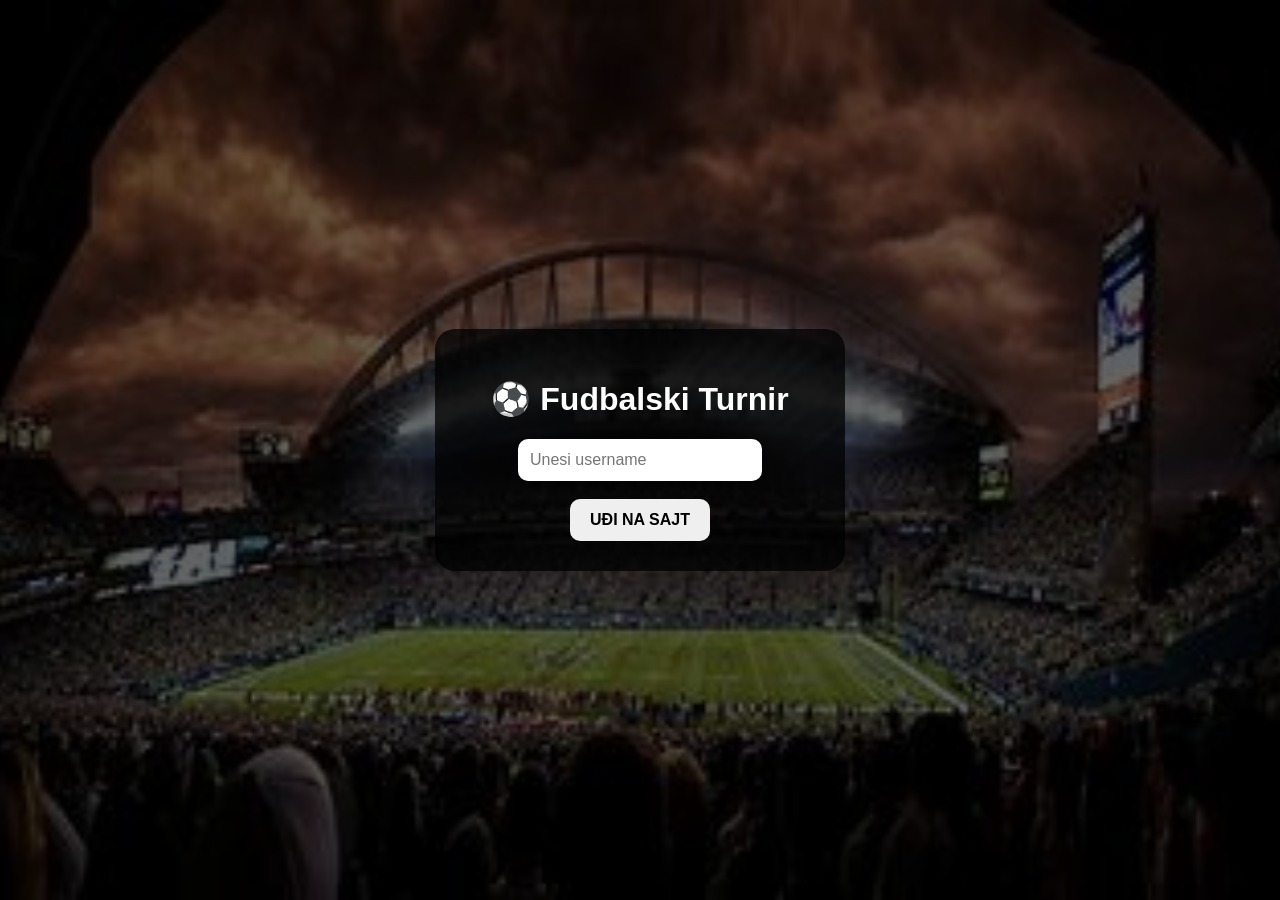
<file: index.html>
<!DOCTYPE html>
<html lang="sr">
<head>
  <meta charset="UTF-8">
  <title>Fudbalski Turnir</title>
  <link rel="stylesheet" href="style.css">
</head>

<body>

<!-- LOGIN SCREEN -->
<div id="loginScreen" class="login-screen">

  <div class="login-box">

    <h1>⚽ Fudbalski Turnir</h1>

    <input type="text"
           id="username"
           placeholder="Unesi username">

    <br><br>

    <button onclick="login()">
      UĐI NA SAJT
    </button>

  </div>

</div>

<!-- GLAVNI SAJT -->
<div id="mainSite" style="display:none;">

  <nav class="navbar">
    <button onclick="location.href='index.html'">POČETAK</button>
    <button onclick="location.href='timovi.html'">TIMOVI</button>
    <button onclick="location.href='tabela.html'">TABELA</button>
    <button onclick="location.href='utakmice.html'">UTAKMICE</button>
    <button onclick="location.href='prognoze.html'">PROGNOZE</button>
  </nav>

  <div class="content">

    <h1>⚽ Dobrodošao</h1>

    <h2 id="welcomeUser"></h2>

  </div>

</div>

<script>

function login() {

  const username =
    document.getElementById("username").value;

  if(username.trim() === "") {
    alert("Unesi username!");
    return;
  }

  localStorage.setItem("footballUser", username);

  showSite();
}

function showSite() {

  const user =
    localStorage.getItem("footballUser");

  if(user) {

    document.getElementById("loginScreen").style.display = "none";

    document.getElementById("mainSite").style.display = "block";

    document.getElementById("welcomeUser").innerHTML =
      "👋 " + user;

  }

}

showSite();

</script>

</body>
</html>
</file>
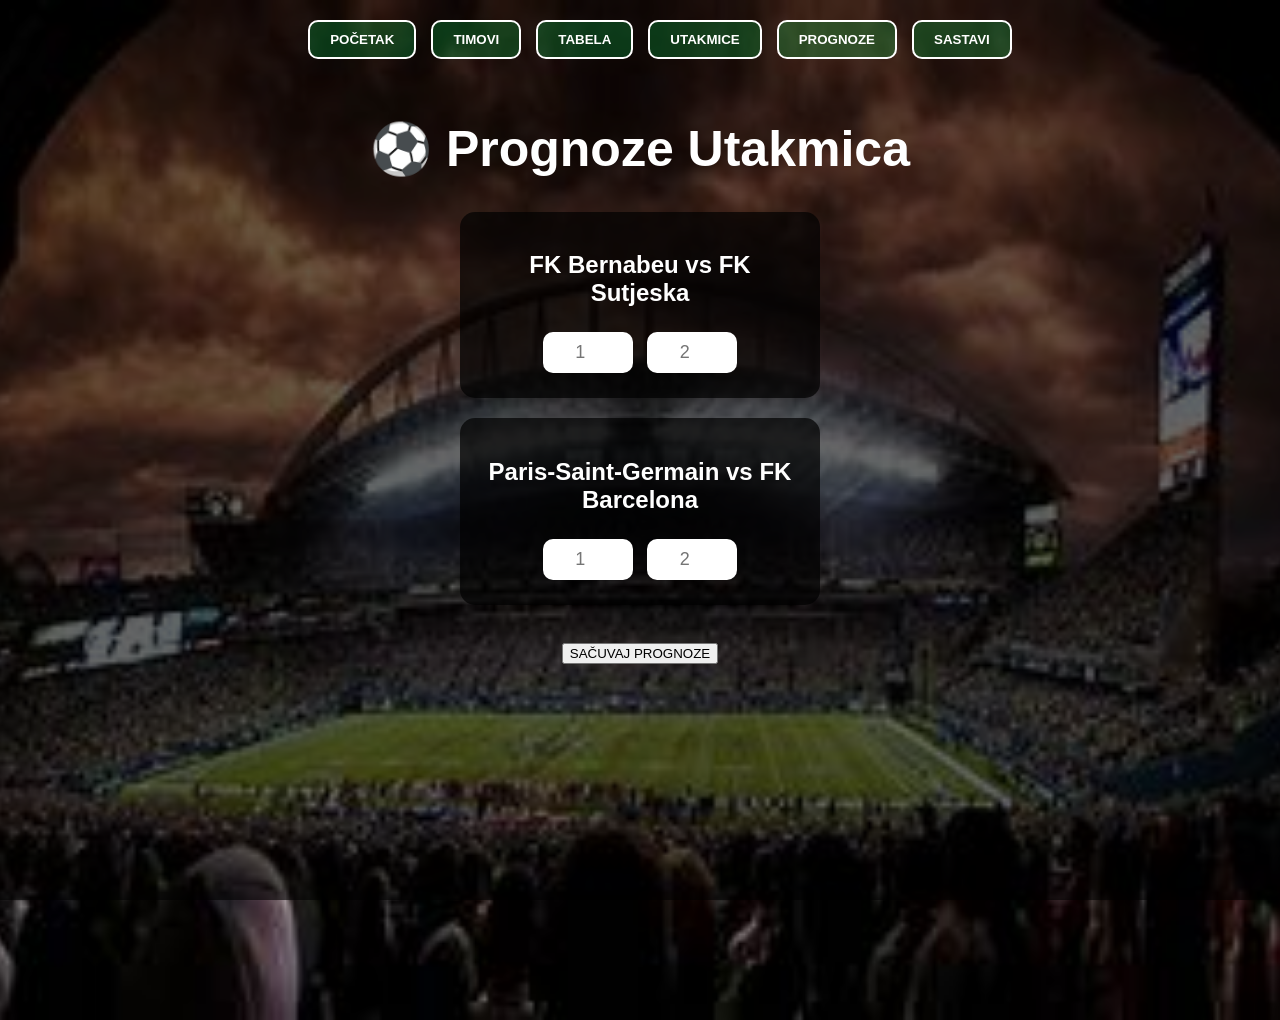
<file: prognoze.html>
<!DOCTYPE html>
<html lang="sr">
<head>
  <meta charset="UTF-8">
  <title>Prognoze</title>
  <link rel="stylesheet" href="style.css">
</head>

<body>

<nav class="navbar">
  <button onclick="location.href='index.html'">POČETAK</button>
  <button onclick="location.href='timovi.html'">TIMOVI</button>
  <button onclick="location.href='tabela.html'">TABELA</button>
  <button onclick="location.href='utakmice.html'">UTAKMICE</button>
  <button onclick="location.href='prognoze.html'">PROGNOZE</button>
  <button onclick="location.href='sastavi.html'">SASTAVI</button>
</nav>

<div class="content">

  <h1>⚽ Prognoze Utakmica</h1>

  <!-- UTAKMICA 1 -->
  <div class="prediction-box">

    <h2>FK Bernabeu vs FK Sutjeska</h2>

    <input type="number" id="a1" placeholder="1">
    <input type="number" id="b1" placeholder="2">

  </div>

  <!-- UTAKMICA 2 -->
  <div class="prediction-box">

    <h2>Paris-Saint-Germain vs FK Barcelona</h2>

    <input type="number" id="a2" placeholder="1">
    <input type="number" id="b2" placeholder="2">

  </div>

  <br>

  <button onclick="savePredictions()">
    SAČUVAJ PROGNOZE
  </button>

  <p id="saved"></p>

</div>

<script>

function savePredictions() {

  const predictions = {

    game1: {
      a: document.getElementById("a1").value,
      b: document.getElementById("b1").value
    },

    game2: {
      a: document.getElementById("a2").value,
      b: document.getElementById("b2").value
    }

  };

  localStorage.setItem(
    "footballPredictions",
    JSON.stringify(predictions)
  );

  document.getElementById("saved").innerHTML =
    "✅ Prognoze sačuvane!";
}

function loadPredictions() {

  const data =
    JSON.parse(localStorage.getItem("footballPredictions"));

  if(data) {

    document.getElementById("a1").value = data.game1.a;
    document.getElementById("b1").value = data.game1.b;

    document.getElementById("a2").value = data.game2.a;
    document.getElementById("b2").value = data.game2.b;

  }
}

loadPredictions();

</script>

</body>
</html>
</file>
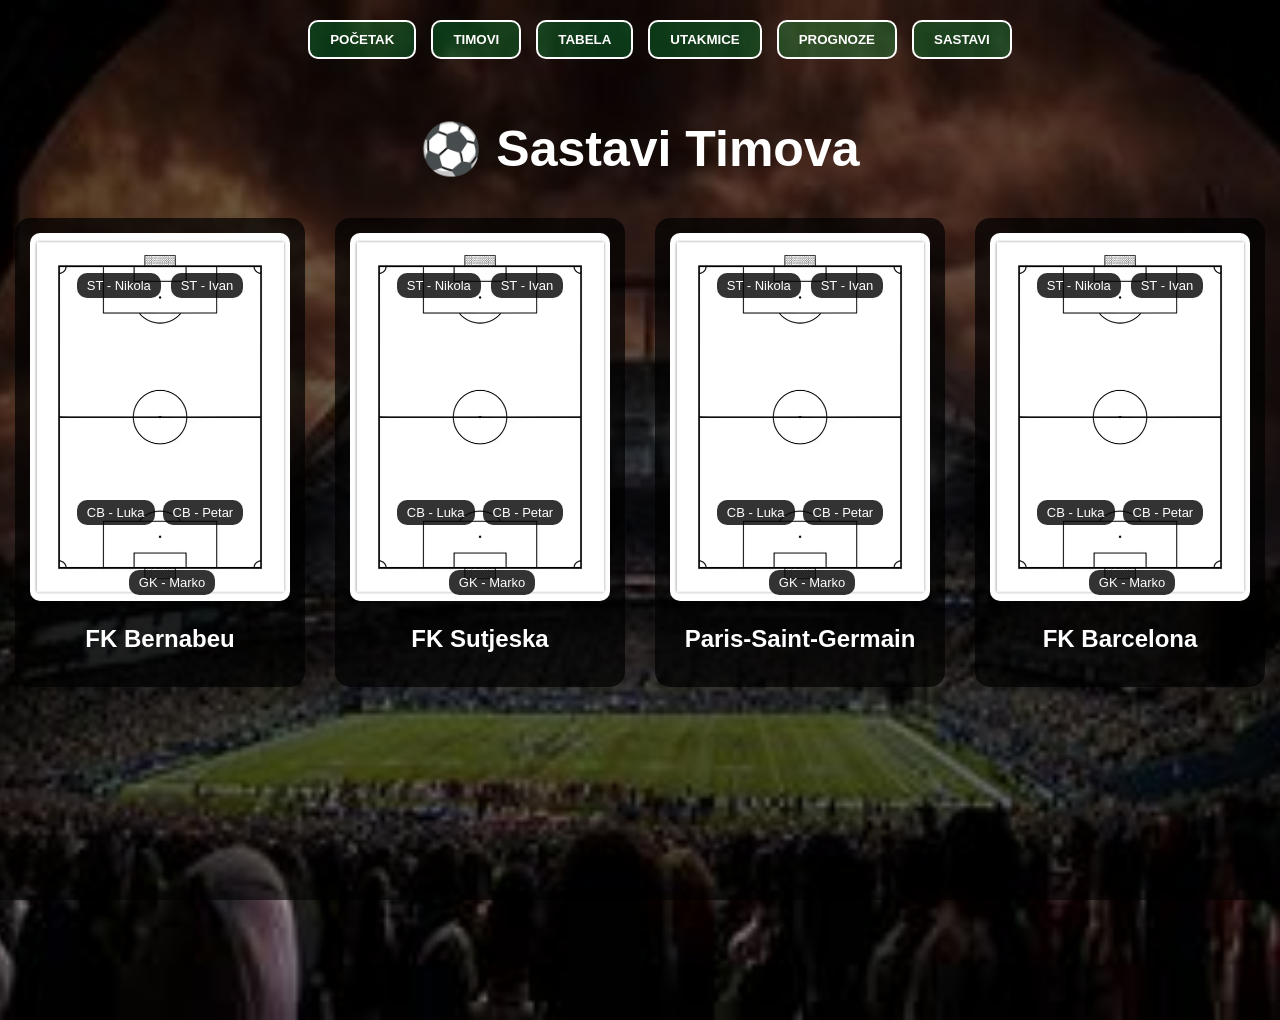
<file: sastavi.html>
<!DOCTYPE html>
<html lang="sr">
<head>
  <meta charset="UTF-8">
  <title>Sastavi</title>
  <link rel="stylesheet" href="style.css">
</head>

<body>

<nav class="navbar">
  <button onclick="location.href='index.html'">POČETAK</button>
  <button onclick="location.href='timovi.html'">TIMOVI</button>
  <button onclick="location.href='tabela.html'">TABELA</button>
  <button onclick="location.href='utakmice.html'">UTAKMICE</button>
  <button onclick="location.href='prognoze.html'">PROGNOZE</button>
  <button onclick="location.href='sastavi.html'">SASTAVI</button>
</nav>

<div class="content">

<h1>⚽ Sastavi Timova</h1>

<div class="formations">

<!-- TIM A -->
<div class="formation-card">

  <div class="field">
    <img src="images/team1.jpg">

  <div class="player gk" onclick="showPlayer('Marko','GK',87)">GK - Marko</div>

<div class="player cb1" onclick="showPlayer('Luka','CB',82)">CB - Luka</div>
<div class="player cb2" onclick="showPlayer('Petar','CB',80)">CB - Petar</div>

<div class="player st1" onclick="showPlayer('Nikola','ST',88)">ST - Nikola</div>
<div class="player st2" onclick="showPlayer('Ivan','ST',85)">ST - Ivan</div>
  </div>

  <h2>FK Bernabeu</h2>

</div>

<!-- TIM B -->
<div class="formation-card">

  <div class="field">
    <img src="images/team2.jpg">

   <div class="player gk" onclick="showPlayer('Marko','GK',87)">GK - Marko</div>

<div class="player cb1" onclick="showPlayer('Luka','CB',82)">CB - Luka</div>
<div class="player cb2" onclick="showPlayer('Petar','CB',80)">CB - Petar</div>

<div class="player st1" onclick="showPlayer('Nikola','ST',88)">ST - Nikola</div>
<div class="player st2" onclick="showPlayer('Ivan','ST',85)">ST - Ivan</div>
  </div>

  <h2>FK Sutjeska</h2>

</div>

<!-- TIM C -->
<div class="formation-card">

  <div class="field">
    <img src="images/team3.jpg">

   <div class="player gk" onclick="showPlayer('Marko','GK',87)">GK - Marko</div>

<div class="player cb1" onclick="showPlayer('Luka','CB',82)">CB - Luka</div>
<div class="player cb2" onclick="showPlayer('Petar','CB',80)">CB - Petar</div>

<div class="player st1" onclick="showPlayer('Nikola','ST',88)">ST - Nikola</div>
<div class="player st2" onclick="showPlayer('Ivan','ST',85)">ST - Ivan</div>
  </div>

  <h2>Paris-Saint-Germain</h2>

</div>

<!-- TIM D -->
<div class="formation-card">

  <div class="field">
    <img src="images/team4.jpg">

   <div class="player gk" onclick="showPlayer('Marko','GK',87)">GK - Marko</div>

<div class="player cb1" onclick="showPlayer('Luka','CB',82)">CB - Luka</div>
<div class="player cb2" onclick="showPlayer('Petar','CB',80)">CB - Petar</div>

<div class="player st1" onclick="showPlayer('Nikola','ST',88)">ST - Nikola</div>
<div class="player st2" onclick="showPlayer('Ivan','ST',85)">ST - Ivan</div>
  </div>

  <h2>FK Barcelona</h2>

</div>

</div>

</div>
  
<div id="popup" class="popup">
  <div class="popup-content">

    <h2 id="pName"></h2>
    <p id="pPos"></p>
    <p id="pRating"></p>

    <button onclick="closePopup()">ZATVORI</button>

  </div>
</div>
    
<script>
function showPlayer(name, pos, rating) {

  document.getElementById("pName").innerText = name;
  document.getElementById("pPos").innerText = "Pozicija: " + pos;
  document.getElementById("pRating").innerText = "Rating: " + rating;

  document.getElementById("popup").style.display = "flex";
}

function closePopup() {
  document.getElementById("popup").style.display = "none";
}
</script>
  
</body>
</html>
</file>
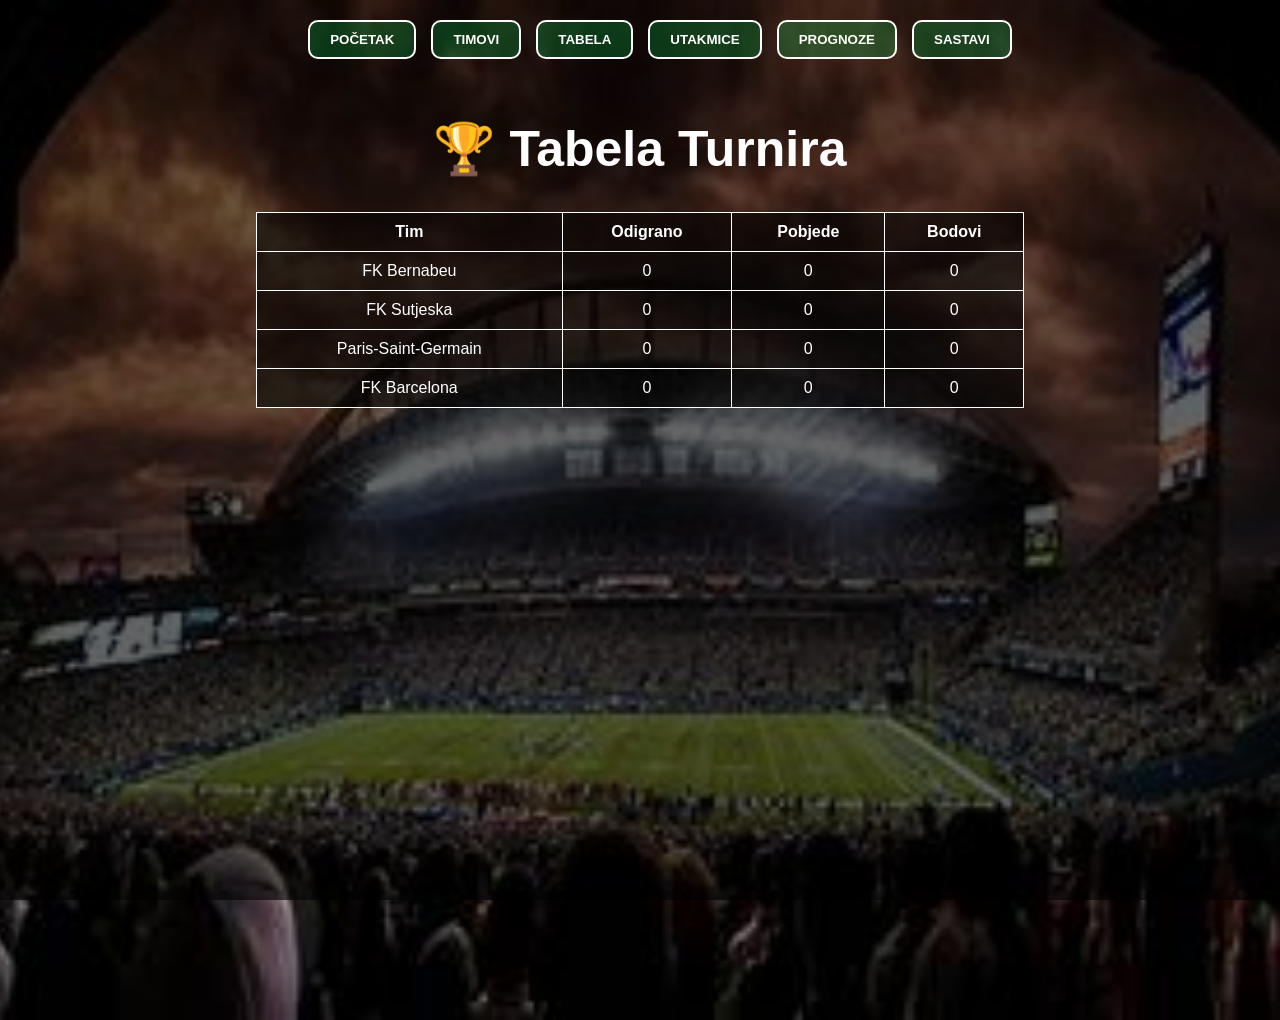
<file: tabela.html>
<!DOCTYPE html>
<html lang="sr">
<head>
  <meta charset="UTF-8">
  <title>Tabela</title>
  <link rel="stylesheet" href="style.css">
</head>

<body>

<nav class="navbar">
  <button onclick="location.href='index.html'">POČETAK</button>
  <button onclick="location.href='timovi.html'">TIMOVI</button>
  <button onclick="location.href='tabela.html'">TABELA</button>
  <button onclick="location.href='utakmice.html'">UTAKMICE</button>
  <button onclick="location.href='prognoze.html'">PROGNOZE</button>
  <button onclick="location.href='sastavi.html'"> SASTAVI</button>
</nav>

<div class="content">
  <h1>🏆 Tabela Turnira</h1>

  <table class="table">
    <tr>
      <th>Tim</th>
      <th>Odigrano</th>
      <th>Pobjede</th>
      <th>Bodovi</th>
    </tr>

    <tr>
      <td>FK Bernabeu</td>
      <td>0</td>
      <td>0</td>
      <td>0</td>
    </tr>

    <tr>
      <td>FK Sutjeska</td>
      <td>0</td>
      <td>0</td>
      <td>0</td>
    </tr>

    <tr>
      <td>Paris-Saint-Germain</td>
      <td>0</td>
      <td>0</td>
      <td>0</td>
    </tr>

    <tr>
      <td>FK Barcelona</td>
      <td>0</td>
      <td>0</td>
      <td>0</td>
    </tr>
    
  </table>
</div>

</body>
</html>
</file>
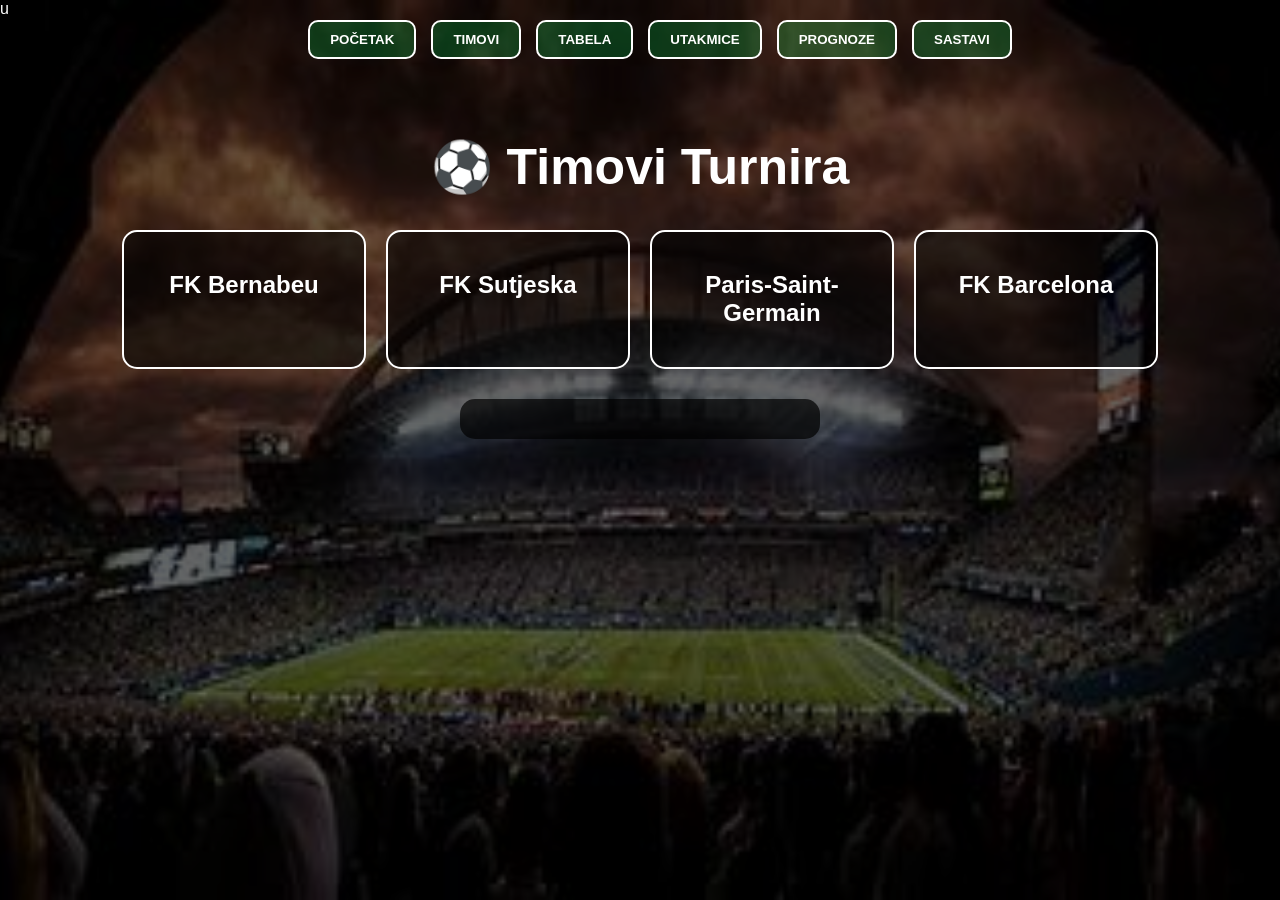
<file: timovi.html>
u<!DOCTYPE html>
<html lang="sr">
<head>
  <meta charset="UTF-8">
  <title>Timovi</title>
  <link rel="stylesheet" href="style.css">
</head>

<body>

<nav class="navbar">
  <button onclick="location.href='index.html'">POČETAK</button>
  <button onclick="location.href='timovi.html'">TIMOVI</button>
  <button onclick="location.href='tabela.html'">TABELA</button>
  <button onclick="location.href='utakmice.html'">UTAKMICE</button>
  <button onclick="location.href='prognoze.html'">PROGNOZE</button>
  <button onclick="location.href='sastavi.html'"> SASTAVI</button>
</nav>

<div class="content">
  <h1>⚽ Timovi Turnira</h1>

  <div class="teams">

    <div class="team-card" onclick="showTeam('A')">
      <h2>FK Bernabeu</h2>
    </div>

    <div class="team-card" onclick="showTeam('B')">
      <h2>FK Sutjeska</h2>
    </div>

    <div class="team-card" onclick="showTeam('C')">
      <h2>Paris-Saint-Germain</h2>
    </div>

    <div class="team-card" onclick="showTeam('D')">
      <h2>FK Barcelona</h2>
    </div>
    
  </div>

  <!-- IGRAČI -->
  <div id="players" class="players-box"></div>

</div>

<script>
const teams = {
  A: [
    {name: "Adrian", pos: "GK"},
    {name: "Nikola", pos: "CB"},
    {name: "Nikola", pos: "CB"},
    {name: "Nikola", pos: "ST"}
  ],

  B: [
    {name: "Petar", pos: "GK"},
    {name: "Stefan", pos: "CB"},
    {name: "Andrej", pos: "CB"},
    {name: "Miloš", pos: "ST"}
  ],

  C: [
    {name: "Jovan", pos: "GK"},
    {name: "David", pos: "CB"},
    {name: "Marko", pos: "CB"},
    {name: "Filip", pos: "ST"}
  ],

  D: [
    {name: "Aleksa", pos: "GK"},
    {name: "Vuk", pos: "CB"},
    {name: "Nemanja", pos: "CB"},
    {name: "Uroš", pos: "ST"}
  ],
  
};

function showTeam(team) {
  let box = document.getElementById("players");

  let html = `<h2>Tim ${team} - Igrači</h2>`;

  teams[team].forEach(player => {
    html += `<p>${player.name} (${player.pos})</p>`;
  });

  box.innerHTML = html;
}
</script>

</body>
</html>
</file>
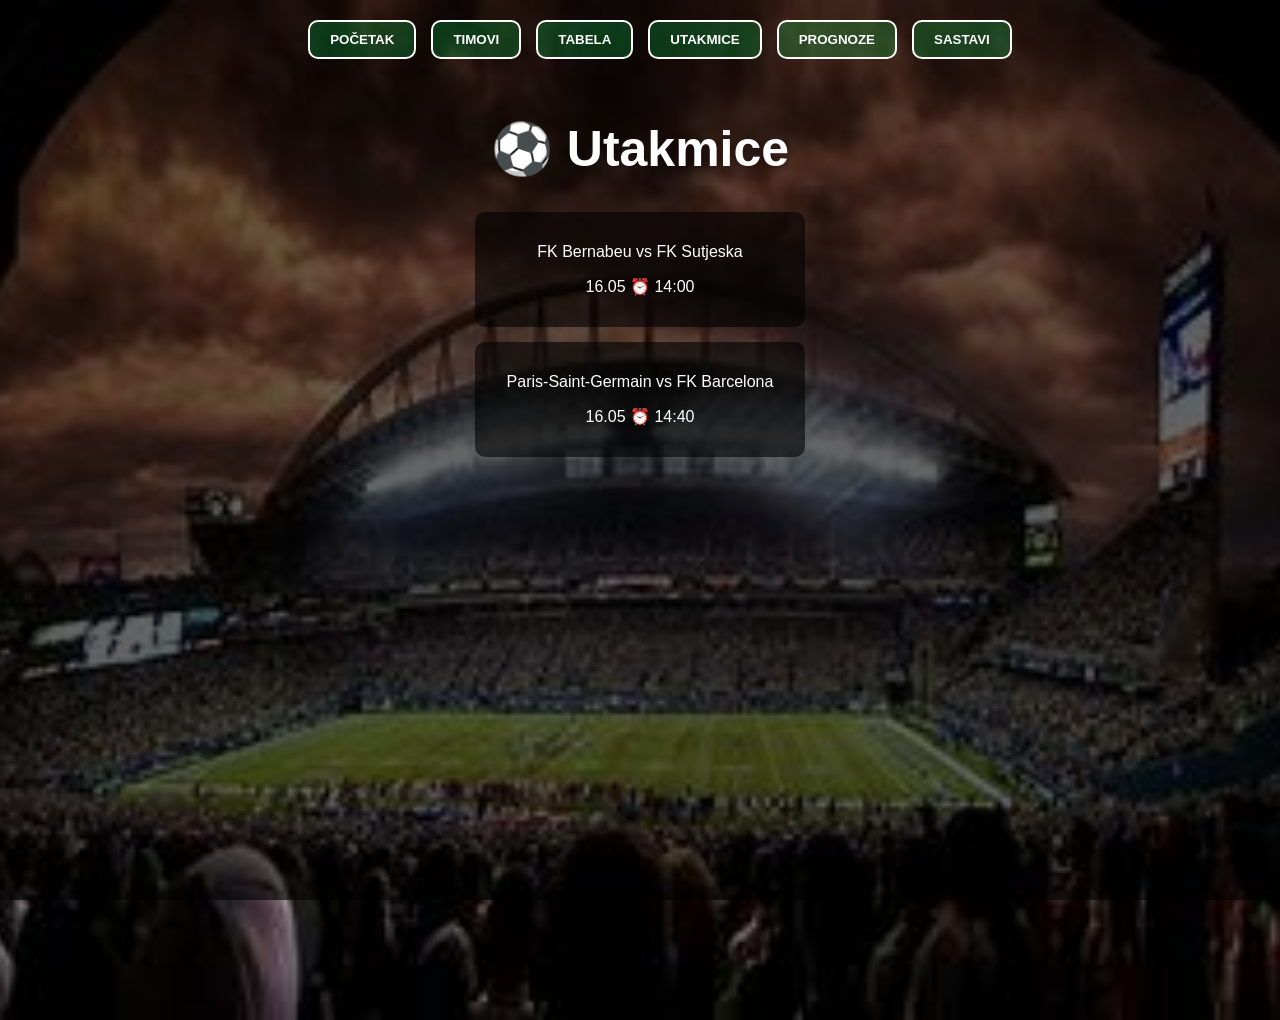
<file: utakmice.html>
<!DOCTYPE html>
<html lang="sr">
<head>
  <meta charset="UTF-8">
  <title>Utakmice</title>
  <link rel="stylesheet" href="style.css">
</head>

<body>

<nav class="navbar">
  <button onclick="location.href='index.html'">POČETAK</button>
  <button onclick="location.href='timovi.html'">TIMOVI</button>
  <button onclick="location.href='tabela.html'">TABELA</button>
  <button onclick="location.href='utakmice.html'">UTAKMICE</button>
  <button onclick="location.href='prognoze.html'">PROGNOZE</button>
  <button onclick="location.href='sastavi.html'"> SASTAVI</button>
</nav>

<div class="content">
  <h1>⚽ Utakmice</h1>

  <div class="match">
    <p>FK Bernabeu vs FK Sutjeska</p>
    <p>16.05 ⏰ 14:00</p>
  </div>

  <div class="match">
    <p>Paris-Saint-Germain vs FK Barcelona</p>
    <p>16.05 ⏰ 14:40</p>
  </div>

</div>

</body>
</html>
</file>
<file: style.css>
/* cijela stranica */
body {
  margin: 0;
  font-family: Arial, sans-serif;

  /* POZADINA */
  background-image: url("images/bg.jpg");
  background-size: cover;
  background-position: center;
  background-repeat: no-repeat;

  height: 100vh;
  color: white;
}

/* tamni sloj preko slike (da tekst bude čitljiv) */
body::before {
  content: "";
  position: absolute;
  top: 0;
  left: 0;
  width: 100%;
  height: 100%;
  background: rgba(0,0,0,0.6);
  z-index: -1;
}

/* NAVIGACIJA GORE */
.navbar {
  display: flex;
  justify-content: center;
  gap: 15px;

  padding: 20px;
  position: fixed;
  top: 0;
  width: 100%;
}

/* DUGMAD */
.navbar button {
  background: rgba(0, 255, 100, 0.2);
  border: 2px solid white;
  color: white;
  padding: 10px 20px;
  cursor: pointer;
  font-weight: bold;
  border-radius: 10px;
  transition: 0.3s;
}

.navbar button:hover {
  background: green;
  transform: scale(1.1);
}

/* TEKST U SREDINI */
.content {
  text-align: center;
  margin-top: 200px;
}

.content h1 {
  font-size: 50px;
}

/* centriranje sekcije */
.content {
  text-align: center;
  margin-top: 120px;
}

/* GRID ZA TIMOVE */
.teams {
  display: flex;
  justify-content: center;
  flex-wrap: wrap;
  gap: 20px;
  margin-top: 30px;
}

/* KARTICA TIMA */
.team-card {
  background: rgba(0, 0, 0, 0.6);
  border: 2px solid white;
  padding: 20px;
  width: 200px;
  border-radius: 15px;
  transition: 0.3s;
}

.team-card:hover {
  transform: scale(1.1);
  background: rgba(0, 255, 0, 0.2);
}

/* TABELA */
.table {
  margin: auto;
  margin-top: 30px;
  border-collapse: collapse;
  width: 60%;
  background: rgba(0,0,0,0.6);
}

.table th, .table td {
  border: 1px solid white;
  padding: 10px;
  color: white;
}

/* UTAKMICE */
.match {
  background: rgba(0,0,0,0.6);
  margin: 15px auto;
  padding: 15px;
  width: 300px;
  border-radius: 10px;
}

.players-box {
  margin-top: 30px;
  background: rgba(0,0,0,0.7);
  padding: 20px;
  border-radius: 15px;
  width: 320px;
  margin-left: auto;
  margin-right: auto;
  color: white;
}

.team-card {
  cursor: pointer;
}

.prediction-box {
  background: rgba(0,0,0,0.7);
  padding: 25px;
  border-radius: 15px;
  width: 350px;
  margin: auto;
  margin-top: 30px;
}

.prediction-box input {
  width: 80px;
  padding: 10px;
  font-size: 18px;
  text-align: center;
  border-radius: 10px;
  border: none;
}

.prediction-box {
  background: rgba(0,0,0,0.7);
  padding: 20px;
  border-radius: 15px;
  width: 320px;
  margin: 20px auto;
}

.prediction-box input {
  width: 70px;
  padding: 10px;
  margin: 5px;
  font-size: 18px;
  text-align: center;
  border-radius: 10px;
  border: none;
}

/* LOGIN SCREEN */
.login-screen {
  display: flex;
  justify-content: center;
  align-items: center;
  height: 100vh;
}

/* LOGIN BOX */
.login-box {
  background: rgba(0,0,0,0.75);
  padding: 30px;
  border-radius: 20px;
  text-align: center;
  width: 350px;
}

/* INPUT */
.login-box input {
  width: 220px;
  padding: 12px;
  border-radius: 10px;
  border: none;
  font-size: 16px;
}

/* BUTTON */
.login-box button {
  padding: 12px 20px;
  border-radius: 10px;
  border: none;
  cursor: pointer;
  font-weight: bold;
  font-size: 16px;
}

/* SASTAVI */
.formations {
  display: flex;
  justify-content: center;
  flex-wrap: wrap;
  gap: 30px;
  margin-top: 40px;
}

/* KARTICA */
.formation-card {
  background: rgba(0,0,0,0.7);
  padding: 15px;
  border-radius: 15px;
  width: 260px;
  transition: 0.3s;
}

/* SLIKE */
.formation-card img {
  width: 100%;
  border-radius: 10px;
}

/* HOVER */
.formation-card:hover {
  transform: scale(1.05);
}

/* FORMACIJE */
.formations {
  display: flex;
  justify-content: center;
  flex-wrap: wrap;
  gap: 30px;
  margin-top: 40px;
}

/* KARTICA */
.formation-card {
  background: rgba(0,0,0,0.7);
  padding: 15px;
  border-radius: 15px;
  width: 260px;
  transition: 0.3s;
}

.formation-card:hover {
  transform: scale(1.05);
}

/* TEREN */
.field {
  position: relative;
}

.field img {
  width: 100%;
  border-radius: 10px;
}

/* IGRAČI */
.player {
  position: absolute;
  background: rgba(0,0,0,0.8);
  padding: 5px 10px;
  border-radius: 10px;
  font-size: 13px;
  color: white;
}

/* GK */
.gk {
  bottom: 10px;
  left: 38%;
}

/* CB */
.cb1 {
  bottom: 80px;
  left: 18%;
}

.cb2 {
  bottom: 80px;
  right: 18%;
}

/* ST */
.st1 {
  top: 40px;
  left: 18%;
}

.st2 {
  top: 40px;
  right: 18%;
}

/* POPUP pozadina */
.popup {
  display: none;
  position: fixed;
  top: 0;
  left: 0;
  width: 100%;
  height: 100%;
  background: rgba(0,0,0,0.7);
  justify-content: center;
  align-items: center;
}

/* kartica */
.popup-content {
  background: white;
  color: black;
  padding: 20px;
  border-radius: 15px;
  width: 250px;
  text-align: center;
}

.popup-content button {
  margin-top: 10px;
  padding: 10px;
  border: none;
  background: red;
  color: white;
  cursor: pointer;
}
</file>
